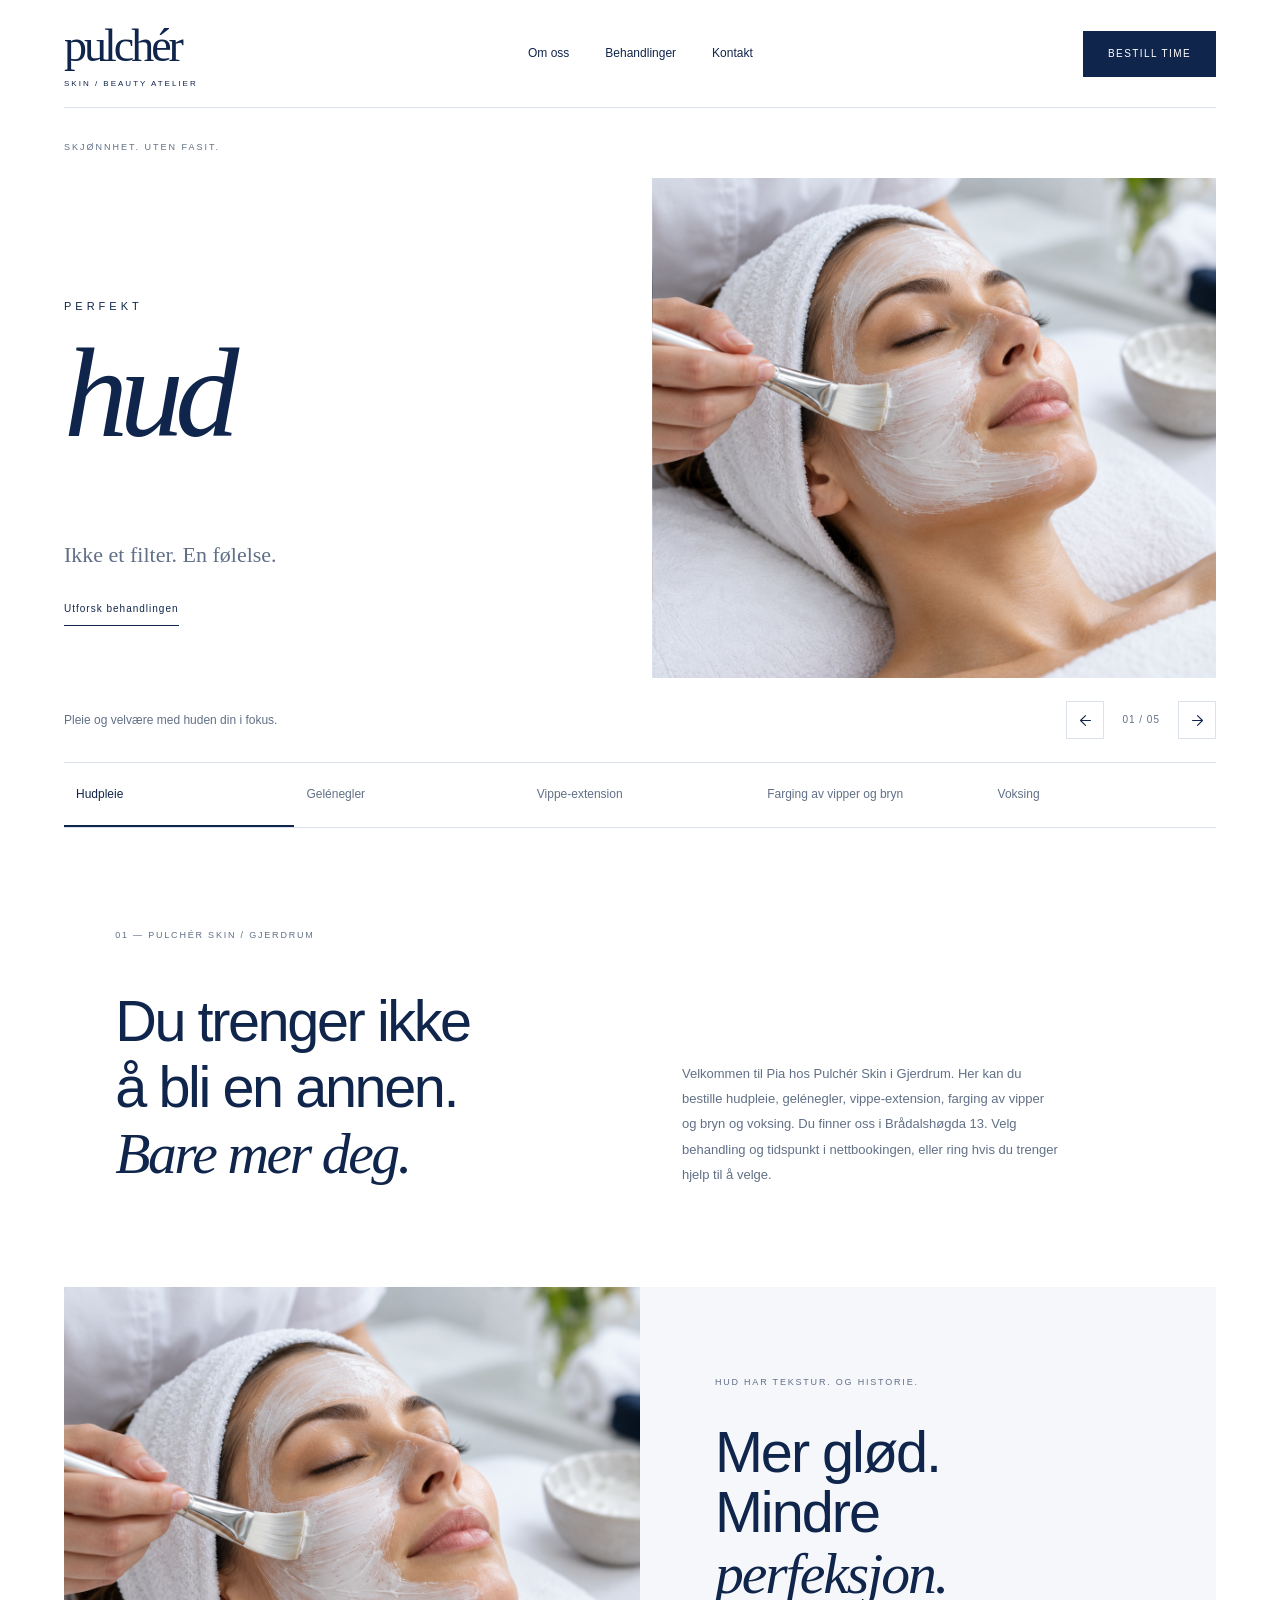
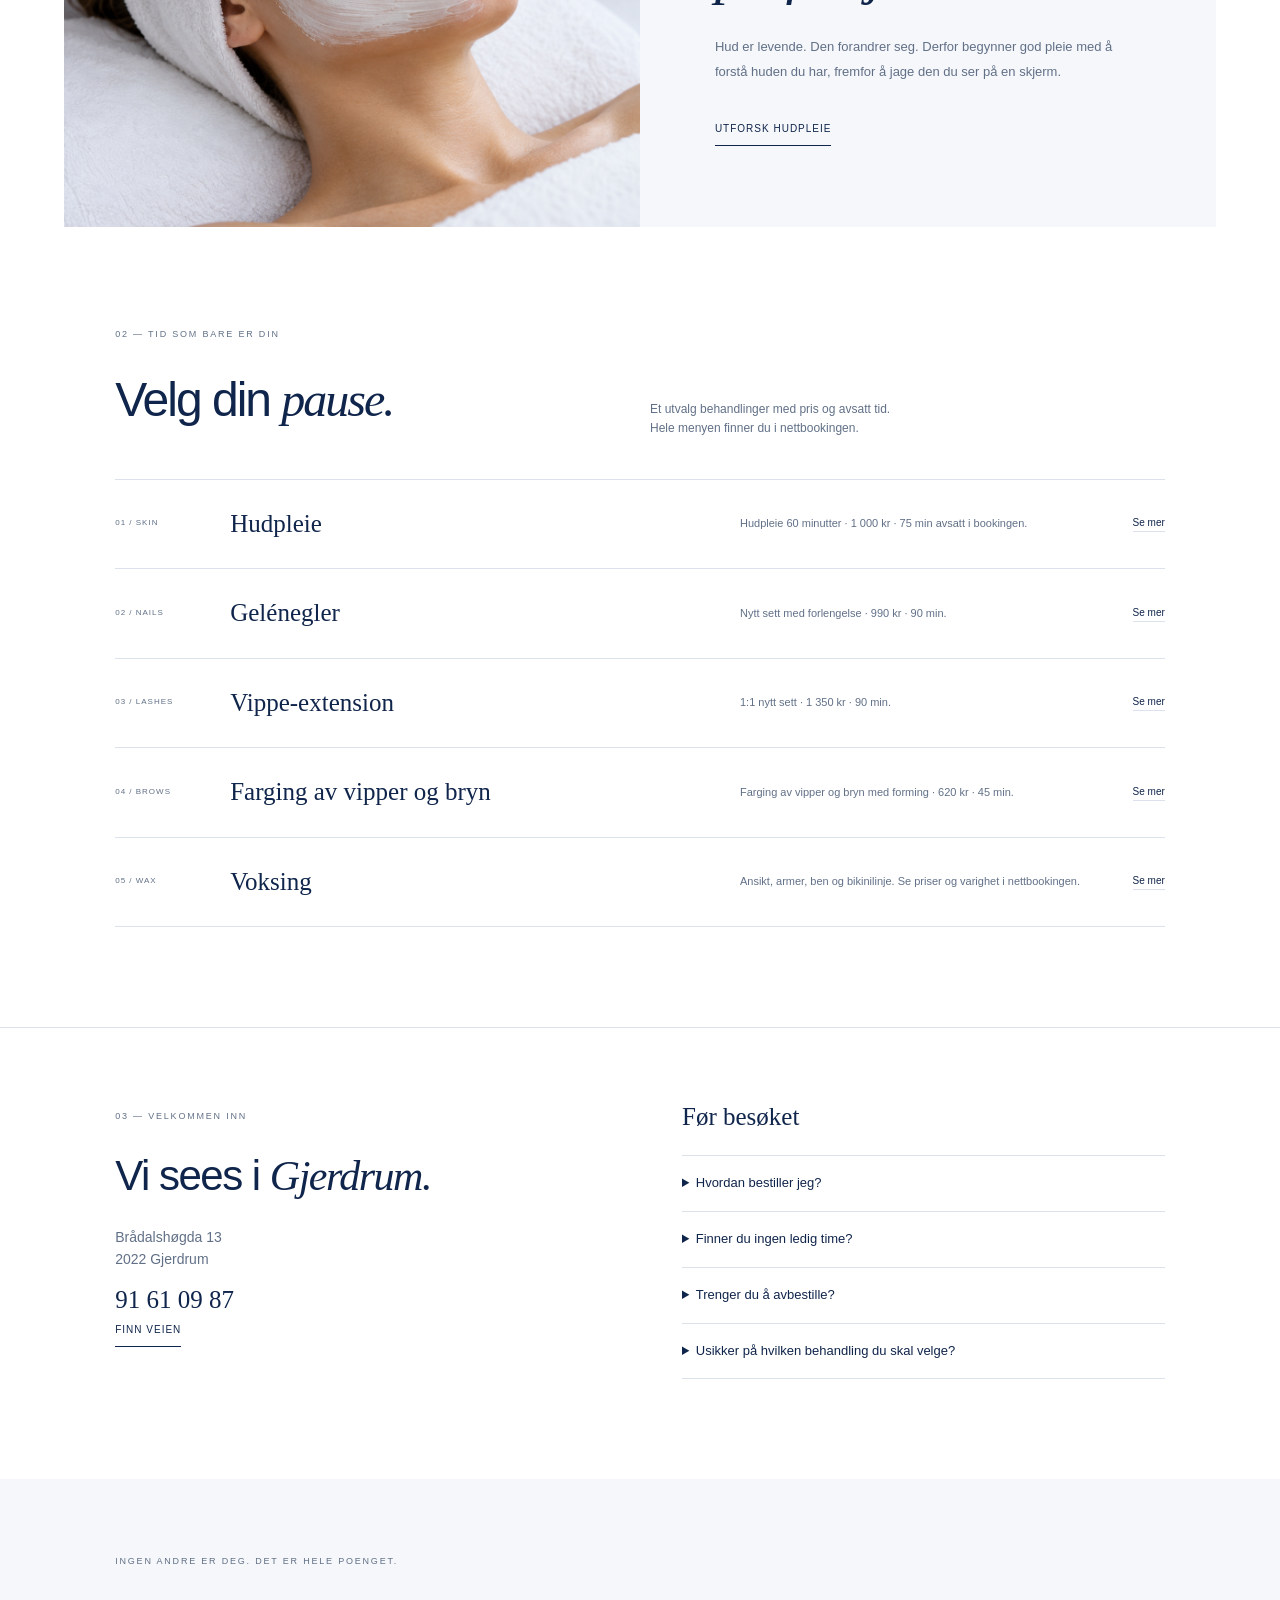
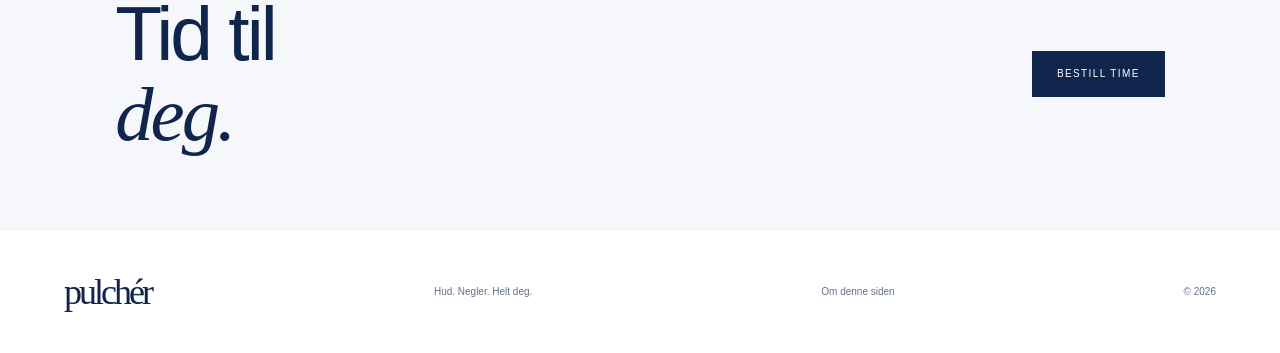
<file: index.html>
<!doctype html><html lang="nb"><head><meta charset="utf-8"><meta name="viewport" content="width=device-width,initial-scale=1"><meta name="theme-color" content="#ffffff"><meta name="description" content="Pulchér Skin tilbyr hudpleie, gelénegler, vippe-extension, farging av vipper og bryn og voksing."><title>Pulchér — Hud. Negler. Helt deg.</title><link rel="stylesheet" href="style.css"></head><body>
<header><a class="brand" href="#" aria-label="Pulchér hjem">pulchér<span>SKIN / BEAUTY ATELIER</span></a><nav aria-label="Hovedmeny"><a href="#om-oss">Om oss</a><a href="#ritualer">Behandlinger</a><a href="#kontakt">Kontakt</a></nav><a class="header-cta" data-book href="https://hudpleiesvoren.bestille.no/OnCust2/#!/" aria-label="Bestill time hos Pulchér Skin">BESTILL TIME</a></header>
<main><section class="hero" id="univers" data-world="skin" aria-roledescription="karusell" aria-label="Våre behandlinger"><div class="hero-top"><span>SKJØNNHET. UTEN FASIT.</span></div><div class="hero-stage"><div class="hero-photo slide-photo" id="slide-photo" role="img" aria-label="Illustrasjon av ansiktsmaske som påføres med pensel"></div><div class="hero-heading" aria-live="polite" aria-atomic="true"><p id="hero-kicker">PERFEKT</p><h1 id="hero-title">hud<span><svg class="icon" viewBox="0 0 24 24" fill="none" stroke="currentColor" stroke-width="1.5" stroke-linecap="round" stroke-linejoin="round" aria-hidden="true"><path d="m12 2 2.8 7.2L22 12l-7.2 2.8L12 22l-2.8-7.2L2 12l7.2-2.8Z"/></svg></span></h1></div><div class="hero-aside"><p id="hero-note">Ikke et filter.<br>En følelse.</p><a href="#ritualer" class="circle-link" aria-label="Utforsk behandlingene">Utforsk behandlingen</a></div></div><div class="hero-bottom"><p id="slide-description">Pleie og velvære med huden din i fokus.</p><div class="slide-controls"><button id="slide-prev" aria-label="Forrige behandling"><svg class="icon" viewBox="0 0 24 24" fill="none" stroke="currentColor" stroke-width="1.5" stroke-linecap="round" stroke-linejoin="round" aria-hidden="true"><path d="M19 12H5m7-7-7 7 7 7"/></svg></button><span id="slide-count">01 / 05</span><button id="slide-next" aria-label="Neste behandling"><svg class="icon" viewBox="0 0 24 24" fill="none" stroke="currentColor" stroke-width="1.5" stroke-linecap="round" stroke-linejoin="round" aria-hidden="true"><path d="M5 12h14m-7-7 7 7-7 7"/></svg></button></div></div><div class="category-tabs" role="group" aria-label="Velg behandling"><button data-slide="0" aria-pressed="true"><span>01</span>Hudpleie</button><button data-slide="1" aria-pressed="false"><span>02</span>Gelénegler</button><button data-slide="2" aria-pressed="false"><span>03</span>Vippe-extension</button><button data-slide="3" aria-pressed="false"><span>04</span>Farging av vipper og bryn</button><button data-slide="4" aria-pressed="false"><span>05</span>Voksing</button></div></section>
<section class="manifest" id="om-oss"><div class="tiny">01 — PULCHÉR SKIN / GJERDRUM</div><h2>Du trenger ikke<br>å bli en annen.<br><em>Bare mer deg.</em></h2><div class="manifest-bottom"><p>Velkommen til Pia hos Pulchér Skin i Gjerdrum. Her kan du bestille hudpleie, gelénegler, vippe-extension, farging av vipper og bryn og voksing. Du finner oss i Brådalshøgda 13. Velg behandling og tidspunkt i nettbookingen, eller ring hvis du trenger hjelp til å velge.</p></div></section>

<section class="skin-story"><div class="skin-image"><img src="assets/skin-treatment.png" alt="KI-generert illustrasjon av ansiktsbehandling med maske" loading="lazy"></div><div class="skin-story-copy"><span class="tiny">HUD HAR TEKSTUR. OG HISTORIE.</span><h2>Mer glød.<br>Mindre<br><em>perfeksjon.</em></h2><p>Hud er levende. Den forandrer seg. Derfor begynner god pleie med å forstå huden du har, fremfor å jage den du ser på en skjerm.</p><a class="line-button" href="#ritualer">UTFORSK HUDPLEIE</a></div></section>
<section class="rituals" id="ritualer"><div class="ritual-head"><span class="tiny">02 — TID SOM BARE ER DIN</span><h2>Velg din <em>pause.</em></h2><p>Et utvalg behandlinger med pris og avsatt tid.<br>Hele menyen finner du i nettbookingen.</p></div><div class="ritual-list"><button id="behandling-hud" data-treatment="Hudpleie" data-description="Hudpleie 60 minutter · 1 000 kr · 75 min avsatt i bookingen."><span class="num">01 / SKIN</span><span class="treatment-name">Hudpleie</span><span class="desc">Hudpleie 60 minutter · 1 000 kr · 75 min avsatt i bookingen.</span><span class="treatment-action">Se mer</span></button><button id="behandling-negler" data-treatment="Gelénegler" data-description="Nytt sett med forlengelse · 990 kr · 90 min."><span class="num">02 / NAILS</span><span class="treatment-name">Gelénegler</span><span class="desc">Nytt sett med forlengelse · 990 kr · 90 min.</span><span class="treatment-action">Se mer</span></button><button id="behandling-vipper" data-treatment="Vippe-extension" data-description="1:1 nytt sett · 1 350 kr · 90 min."><span class="num">03 / LASHES</span><span class="treatment-name">Vippe-extension</span><span class="desc">1:1 nytt sett · 1 350 kr · 90 min.</span><span class="treatment-action">Se mer</span></button><button id="behandling-farge" data-treatment="Farging av vipper og bryn" data-description="Farging av vipper og bryn med forming · 620 kr · 45 min."><span class="num">04 / BROWS</span><span class="treatment-name">Farging av vipper og bryn</span><span class="desc">Farging av vipper og bryn med forming · 620 kr · 45 min.</span><span class="treatment-action">Se mer</span></button><button id="behandling-voks" data-treatment="Voksing" data-description="Ansikt, armer, ben og bikinilinje. Se priser og varighet i nettbookingen."><span class="num">05 / WAX</span><span class="treatment-name">Voksing</span><span class="desc">Ansikt, armer, ben og bikinilinje. Se priser og varighet i nettbookingen.</span><span class="treatment-action">Se mer</span></button></div></section>
<section class="contact-section" id="kontakt"><div><span class="tiny">03 — VELKOMMEN INN</span><h2>Vi sees i <em>Gjerdrum.</em></h2><address>Brådalshøgda 13<br>2022 Gjerdrum</address><a class="contact-phone" href="tel:+4791610987">91 61 09 87</a><br><a class="line-button" href="https://www.google.com/maps/search/?api=1&amp;query=Br%C3%A5dalsh%C3%B8gda+13+2022+Gjerdrum" target="_blank" rel="noopener">FINN VEIEN</a></div><div class="practical"><h3>Før besøket</h3><details><summary>Hvordan bestiller jeg?</summary><p>Velg behandling og ledig tidspunkt i nettbookingen. Der finner du også hele behandlingsmenyen med priser og varighet.</p></details><details><summary>Finner du ingen ledig time?</summary><p>Ring Pia på <a href="tel:+4791610987">91 61 09 87</a>, så kan dere se på mulighetene sammen.</p></details><details><summary>Trenger du å avbestille?</summary><p>Du kan avbestille i nettbookingen. Se vilkårene der, eller kontakt salongen dersom du trenger hjelp.</p></details><details><summary>Usikker på hvilken behandling du skal velge?</summary><p>Ta kontakt med Pia før du bestiller. Spør også om eventuelle forberedelser og råd etter behandlingen du velger.</p></details></div></section><section class="finale"><span class="tiny">INGEN ANDRE ER DEG. DET ER HELE POENGET.</span><h2>Tid til<br><em>deg.</em></h2><a class="final-cta" data-book href="https://hudpleiesvoren.bestille.no/OnCust2/#!/" aria-label="Bestill time hos Pulchér Skin">BESTILL TIME</a></section></main><footer><a class="brand" href="#">pulchér</a><p>Hud. Negler. Helt deg.</p><button id="info-button">Om denne siden</button><span>© 2026</span></footer>
<dialog aria-labelledby="dialog-title"><button class="close" aria-label="Lukk"><svg class="icon" viewBox="0 0 24 24" fill="none" stroke="currentColor" stroke-width="1.5" stroke-linecap="round" stroke-linejoin="round" aria-hidden="true"><path d="m6 6 12 12M6 18 18 6"/></svg></button><span class="tiny">PULCHÉR / DITT ØYEBLIKK</span><h2 id="dialog-title">Din neste <em>pause.</em></h2><p id="dialog-description"></p><div class="dialog-note">Velg behandling og tidspunkt i vår nettbooking på Bestille.no.</div><a class="booking-link" data-book href="https://hudpleiesvoren.bestille.no/OnCust2/#!/">SE LEDIGE TIMER</a><button class="dialog-close">TILBAKE</button></dialog><script src="app.js"></script></body></html>
</file>
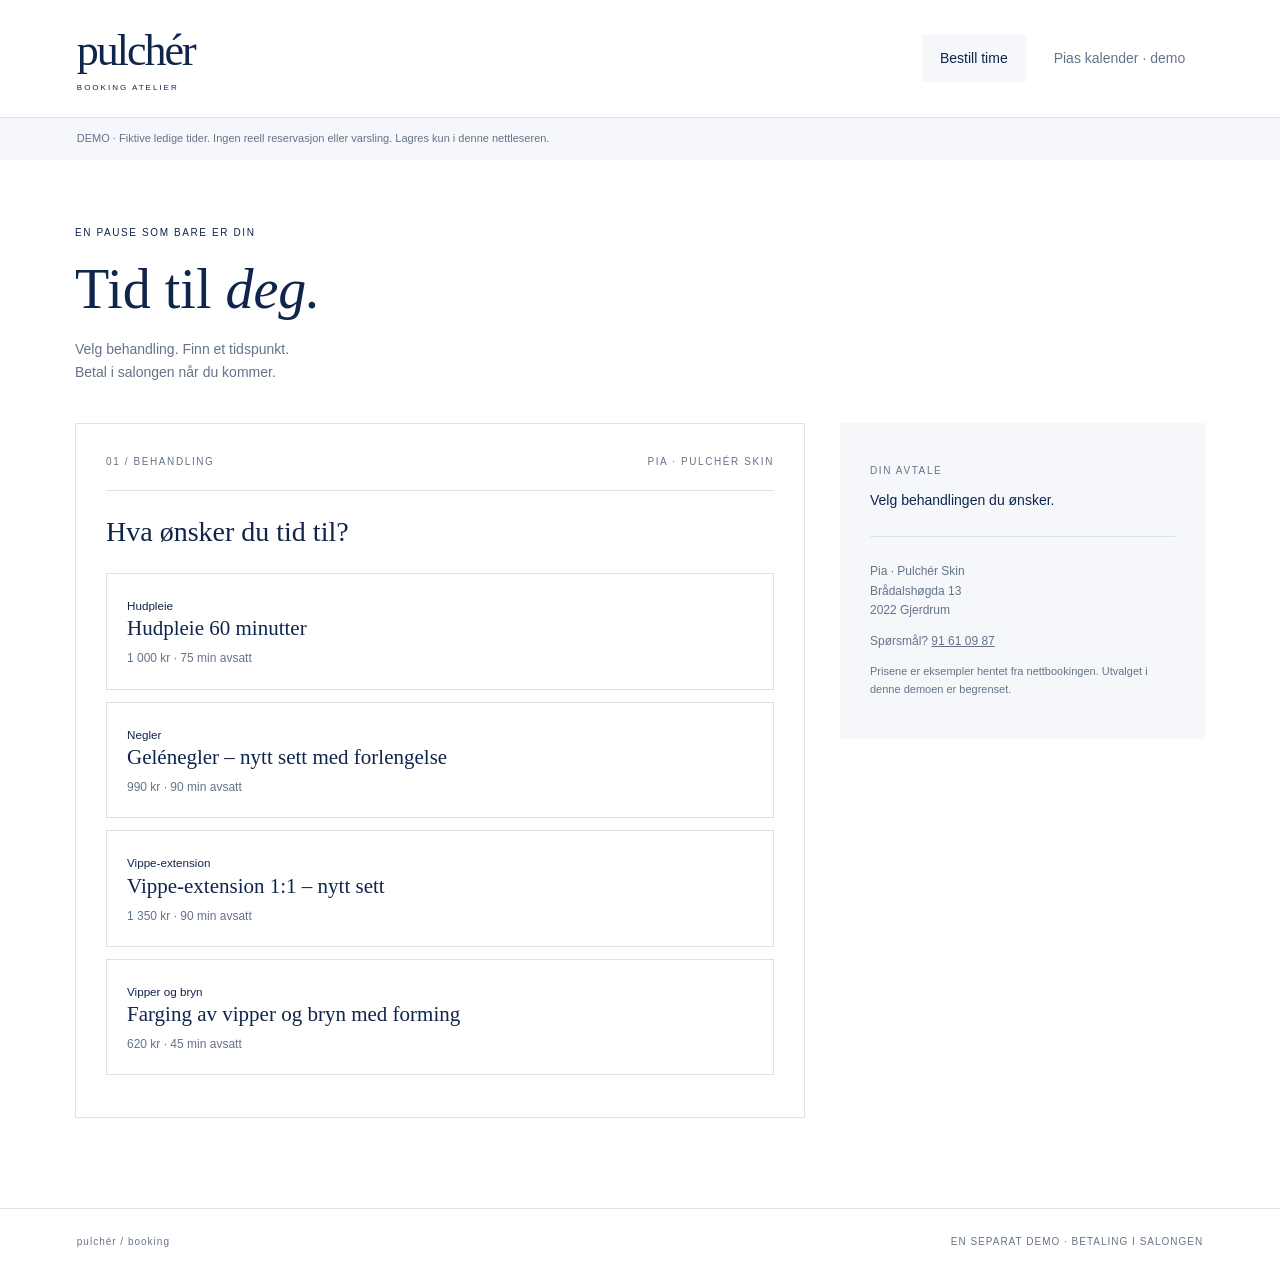
<file: booking-demo/index.html>
<!doctype html><html lang="nb"><meta charset="utf-8"><meta name="viewport" content="width=device-width,initial-scale=1"><title>Pulchér — Bookingdemo</title><link rel="stylesheet" href="style.css"><body><header><a class="brand" href="#">pulchér<span>BOOKING ATELIER</span></a><nav><button data-view="customer" class="active">Bestill time</button><button data-view="admin">Pias kalender · demo</button></nav></header><div class="demo">DEMO · Fiktive ledige tider. Ingen reell reservasjon eller varsling. Lagres kun i denne nettleseren.</div><main><section id="customer"><div class="intro"><p class="eyebrow">EN PAUSE SOM BARE ER DIN</p><h1>Tid til <em>deg.</em></h1><p>Velg behandling. Finn et tidspunkt.<br>Betal i salongen når du kommer.</p></div><div class="layout"><div class="panel"><div class="steps"><span id="step-label">01 / BEHANDLING</span><span>PIA · PULCHÉR SKIN</span></div><div id="flow"></div></div><aside><p class="eyebrow">DIN AVTALE</p><div id="summary">Velg behandlingen du ønsker.</div><hr><p>Pia · Pulchér Skin<br>Brådalshøgda 13<br>2022 Gjerdrum</p><p>Spørsmål? <a href="tel:+4791610987">91 61 09 87</a></p><p class="small">Prisene er eksempler hentet fra nettbookingen. Utvalget i denne demoen er begrenset.</p></aside></div></section><section id="admin" hidden><div class="intro"><p class="eyebrow">PIAS ARBEIDSDAG</p><h1>God <em>oversikt.</em></h1><p>Testkalender med avtalene du oppretter i denne nettleseren.</p></div><div class="adminbar"><label>Dato <input type="date" id="admin-date"></label><button class="primary" id="new-booking">Legg inn testtime</button></div><div class="panel" id="calendar"></div><p class="small">Dette er en åpen demonstrasjon av administrasjonen. En driftsversjon trenger innlogging, felles database, arbeidstider og varsling.</p></section></main><footer><span>pulchér / booking</span><span>EN SEPARAT DEMO · BETALING I SALONGEN</span></footer><script src="app.js"></script></body></html>
</file>
<file: style.css>
:root{--navy:#10254b;--muted:#617087;--line:#dce2eb;--wash:#f5f7fa;--white:#fff}*{box-sizing:border-box}html{scroll-behavior:smooth;scroll-padding-top:30px}body{margin:0;background:var(--white);color:var(--navy);font:14px/1.6 Arial,Helvetica,sans-serif}a{color:inherit;text-decoration:none}button{font:inherit;color:inherit;cursor:pointer;border:0}a,button{-webkit-tap-highlight-color:transparent}a:focus-visible,button:focus-visible{outline:2px solid var(--navy);outline-offset:5px}.icon{width:1em;height:1em;display:inline-block;vertical-align:middle}header{height:108px;display:flex;align-items:center;justify-content:space-between;margin:0 5%;border-bottom:1px solid var(--line)}.brand{font:46px Georgia,serif;letter-spacing:-3px;color:var(--navy)}.brand span{display:block;font:8px Arial;letter-spacing:2px;margin-top:7px}nav{display:flex;gap:36px;font-size:12px}nav a:hover{color:var(--muted)}.header-cta,.final-cta,.booking-link{background:var(--navy);color:white;padding:15px 25px;display:inline-block;font-size:10px;letter-spacing:1.4px}.header-cta:hover,.final-cta:hover,.booking-link:hover{background:#294369}.hero{padding:0 5%}.hero-top{padding:32px 0 24px;font-size:9px;letter-spacing:2px;color:var(--muted)}.hero-stage{height:500px;position:relative;display:grid;grid-template-columns:1fr 1fr;grid-template-rows:1fr auto;column-gap:7%;background:var(--white)}.hero-photo{position:absolute;left:51%;right:0;top:0;bottom:0;background-size:cover;background-position:center}.hero-heading{grid-column:1;grid-row:1;align-self:center;position:relative;padding:40px 0 0}.hero-heading p{font-size:11px;letter-spacing:4px;margin:0 0 12px}.hero h1{font:italic clamp(90px,10vw,155px)/1.02 Georgia,serif;letter-spacing:-.065em;margin:0;overflow-wrap:anywhere}.hero[data-world=brows] h1{font-size:clamp(64px,7.2vw,112px);max-width:430px}.hero-aside{grid-column:1;grid-row:2;padding:0 0 52px}.hero-aside p{font:22px/1.5 Georgia,serif;color:var(--muted);margin:0 0 22px;max-width:300px}.circle-link,.line-button{display:inline-block;font-size:10px;letter-spacing:1px;border-bottom:1px solid var(--navy);padding:8px 0}.hero-bottom{display:flex;justify-content:space-between;align-items:center;gap:25px;padding:23px 0}.hero-bottom p{margin:0;color:var(--muted);font-size:12px}.slide-controls{display:flex;gap:18px;align-items:center}.slide-controls button{background:white;border:1px solid var(--line);width:38px;height:38px;display:grid;place-items:center;font-size:17px}.slide-controls button:hover{background:var(--wash)}#slide-count{font-size:10px;letter-spacing:1px;color:var(--muted)}.category-tabs{display:grid;grid-template-columns:repeat(5,1fr);border-top:1px solid var(--line);border-bottom:1px solid var(--line)}.category-tabs button{background:white;text-align:left;padding:22px 12px;border-bottom:2px solid transparent;line-height:1.5;font-size:12px;color:var(--muted)}.category-tabs button span{display:none}.category-tabs button[aria-pressed=true]{border-color:var(--navy);color:var(--navy)}.category-tabs button:hover{background:var(--wash)}.tiny{font-size:9px;letter-spacing:1.8px;color:var(--muted)}.manifest{padding:100px 9%;display:grid;grid-template-columns:1fr 1fr;gap:20px 8%;align-items:end}.manifest>.tiny{grid-column:1/-1}.manifest h2{font:400 clamp(36px,4.5vw,66px)/1.15 Arial,sans-serif;letter-spacing:-2.4px;margin:25px 0 0}.manifest h2 em{font-family:Georgia,serif;font-weight:400}.manifest-bottom p{font-size:13px;line-height:1.95;max-width:380px;color:var(--muted);margin:0}.skin-story{margin:0 5%;display:grid;grid-template-columns:1fr 1fr;background:var(--wash)}.skin-image{position:relative;min-height:540px}.skin-image img{position:absolute;inset:0;width:100%;height:100%;object-fit:cover}.skin-story-copy{padding:60px 13%;align-self:center}.skin-story-copy h2{font-size:clamp(40px,4.5vw,68px);font-weight:400;line-height:1.05;letter-spacing:-2px;margin:30px 0}.skin-story-copy h2 em{font-family:Georgia,serif}.skin-story-copy p{font-size:13px;line-height:1.95;color:var(--muted)}.skin-story-copy .line-button{margin-top:15px}.rituals{padding:100px 9%}.ritual-head{display:grid;grid-template-columns:1fr 1fr;gap:20px;align-items:end;margin-bottom:40px}.ritual-head>.tiny{grid-column:1/-1}.ritual-head h2{font-size:48px;font-weight:400;letter-spacing:-2px;margin:0}.ritual-head h2 em{font-family:Georgia}.ritual-head p{font-size:12px;color:var(--muted);margin:0}.ritual-list button{width:100%;display:grid;grid-template-columns:95px 1.4fr 1fr 55px;gap:20px;align-items:center;text-align:left;background:white;padding:28px 0;border-top:1px solid var(--line);scroll-margin-top:25px}.ritual-list button:last-child{border-bottom:1px solid var(--line)}.ritual-list button:hover{background:var(--wash)}.num{font-size:8px;letter-spacing:1px;color:var(--muted)}.treatment-name{font:25px/1.3 Georgia,serif}.desc{font-size:11px;color:var(--muted)}.treatment-action{font-size:10px;border-bottom:1px solid var(--line);justify-self:end}.finale{background:var(--wash);padding:75px 9%;display:grid;grid-template-columns:1fr auto;align-items:center;gap:24px}.finale>.tiny{grid-column:1/-1}.finale h2{font-weight:400;font-size:clamp(50px,6vw,85px);letter-spacing:-3px;line-height:1.05;margin:0}.finale h2 em{font-family:Georgia,serif}.final-cta{align-self:center}footer{padding:40px 5%;display:flex;justify-content:space-between;align-items:center;gap:25px}footer .brand{font-size:36px}footer p,footer button,footer>span{font-size:10px;color:var(--muted)}footer button{background:none}dialog{background:white;color:var(--navy);border:1px solid var(--line);width:min(92%,540px);padding:50px 38px}dialog::backdrop{background:#10254b66;backdrop-filter:blur(5px)}dialog h2{font:42px/1.2 Georgia;margin:25px 0}dialog p{font-size:14px;line-height:1.8;color:var(--muted)}.close{position:absolute;right:18px;top:15px;background:none;font-size:22px;width:32px;height:32px}.dialog-note{border-top:1px solid var(--line);padding-top:20px;font-size:12px;color:var(--muted)}.booking-link{display:block;text-align:center;margin-top:25px}.dialog-close{background:none;display:block;margin:18px auto 0;font-size:10px;letter-spacing:1px}
@media(max-width:800px){header{height:86px}.brand{font-size:36px}.brand span{font-size:6px;letter-spacing:1.4px}nav{display:none}.header-cta{padding:12px 16px;font-size:9px}.hero-top{padding:24px 0 18px;font-size:8px}.hero-stage{height:auto;display:flex;flex-direction:column;gap:0}.hero-photo{position:relative;left:auto;right:auto;top:auto;bottom:auto;height:300px;order:2;margin-top:24px}.hero-heading{padding:20px 0 0;order:0}.hero h1{font-size:clamp(84px,21vw,145px)}.hero[data-world=brows] h1{font-size:clamp(52px,13vw,90px);max-width:none}.hero-heading p{font-size:9px;letter-spacing:2.5px}.hero-aside{padding:16px 0 0;order:1;display:flex;align-items:center;justify-content:space-between;gap:20px}.hero-aside p{font-size:17px;margin:0;max-width:55%}.circle-link{font-size:8px;white-space:nowrap}.hero-bottom{gap:15px;padding:18px 0}.hero-bottom p{font-size:10px;max-width:55%}.slide-controls{gap:9px}.slide-controls button{width:32px;height:32px}#slide-count{font-size:9px}.category-tabs{grid-template-columns:repeat(6,1fr)}.category-tabs button{grid-column:span 2;font-size:10px;padding:15px 8px}.category-tabs button:nth-child(n+4){grid-column:span 3}.manifest{padding:65px 7%;grid-template-columns:1fr;gap:25px}.manifest h2{font-size:43px;margin:0;letter-spacing:-1.8px}.manifest-bottom p{max-width:none;font-size:12px}.skin-story{grid-template-columns:1fr}.skin-image{min-height:330px}.skin-story-copy{padding:38px 9%}.skin-story-copy h2{font-size:48px;margin:24px 0}.rituals{padding:65px 7%}.ritual-head{grid-template-columns:1fr;gap:16px;margin-bottom:30px}.ritual-head h2{font-size:40px}.ritual-list button{grid-template-columns:1fr 45px;gap:8px 15px;padding:23px 0}.num{display:none}.treatment-name{font-size:23px}.desc{grid-column:1;grid-row:2;font-size:11px;display:block}.treatment-action{grid-column:2;grid-row:1 / span 2;font-size:9px}.finale{padding:50px 7%;grid-template-columns:1fr;gap:25px}.finale h2{font-size:61px}.final-cta{justify-self:start}.finale>.tiny{grid-column:auto}footer{flex-wrap:wrap;padding:30px 5%}footer p{display:none}dialog{padding:44px 25px}dialog h2{font-size:35px}}
@media(prefers-reduced-motion:reduce){html{scroll-behavior:auto}*,*:before,*:after{transition:none!important;animation:none!important}}

.contact-section{padding:75px 9% 100px;display:grid;grid-template-columns:1fr 1fr;gap:8%;border-top:1px solid var(--line)}.contact-section h2{font:400 42px/1.2 Arial,sans-serif;letter-spacing:-1.5px;margin:25px 0}.contact-section h2 em{font-family:Georgia,serif}.contact-section address{font-style:normal;color:var(--muted);margin-bottom:15px}.contact-phone{font:25px Georgia,serif}.practical h3{font:25px Georgia,serif;margin:0 0 24px}.practical details{border-top:1px solid var(--line);padding:17px 0}.practical details:last-child{border-bottom:1px solid var(--line)}.practical summary{cursor:pointer;font-size:13px}.practical p{color:var(--muted);font-size:12px;line-height:1.8}.practical p a{text-decoration:underline}@media(max-width:800px){.contact-section{padding:55px 7% 65px;grid-template-columns:1fr;gap:45px}.contact-section h2{font-size:36px}}
</file>
<file: booking-demo/style.css>
:root{--ink:#10254b;--muted:#65738a;--line:#dce2eb;--wash:#f5f7fa}*{box-sizing:border-box}body{margin:0;color:var(--ink);background:white;font:14px/1.6 Arial,sans-serif}button,input{font:inherit}button,a,input{outline-offset:4px}button{cursor:pointer;color:inherit}a{color:inherit}header{padding:25px 6%;display:flex;align-items:center;justify-content:space-between;border-bottom:1px solid var(--line)}.brand{font:44px Georgia;text-decoration:none;letter-spacing:-2px}.brand span{display:block;font:8px Arial;letter-spacing:2px;margin-top:7px}nav{display:flex;gap:10px}nav button{background:white;border:0;padding:12px 18px;color:var(--muted)}nav button.active{background:var(--wash);color:var(--ink)}.demo{background:var(--wash);padding:12px 6%;font-size:11px;color:var(--muted)}main{max-width:1200px;margin:auto;padding:55px 35px 90px}.eyebrow,.steps{font-size:10px;letter-spacing:1.6px}.intro h1{font:56px/1.1 Georgia;margin:18px 0}.intro h1 em{font-weight:normal}.intro>p:last-child{color:var(--muted)}.layout{display:grid;grid-template-columns:2fr 1fr;gap:35px;margin-top:40px}.panel{border:1px solid var(--line);padding:30px}.steps{display:flex;justify-content:space-between;color:var(--muted);border-bottom:1px solid var(--line);padding-bottom:20px;margin-bottom:25px;gap:15px}aside{background:var(--wash);padding:30px;height:fit-content}aside p{color:var(--muted);font-size:12px}hr{border:0;border-top:1px solid var(--line);margin:25px 0}.small{font-size:11px;color:var(--muted)}h2{font:28px Georgia;margin:0 0 25px}h3{font:21px Georgia;margin:0 0 8px}.service{border:1px solid var(--line);display:block;width:100%;text-align:left;background:white;padding:20px;margin:12px 0}.service:hover,.slot:hover{border-color:var(--ink);background:var(--wash)}.service span{display:block;color:var(--muted);font-size:12px;margin-top:8px}.primary{background:var(--ink);color:white;border:0;padding:14px 24px}.back{border:0;background:white;text-decoration:underline;margin:20px 15px 0 0;padding:8px 0}.slots{display:grid;grid-template-columns:repeat(4,1fr);gap:10px;margin:25px 0}.slot{background:white;border:1px solid var(--line);padding:12px}.slot[aria-pressed=true]{background:var(--ink);color:white}label{display:block;font-size:12px;margin-bottom:18px}input{display:block;width:100%;padding:12px;border:1px solid #aab5c5;margin-top:7px;color:var(--ink);background:white}input[type=checkbox]{width:auto;display:inline;margin-right:8px}.check{display:flex;align-items:baseline;gap:5px}.adminbar{display:flex;justify-content:space-between;align-items:center;margin:35px 0 20px}.adminbar label{margin:0}.appointment{display:flex;justify-content:space-between;align-items:center;border-bottom:1px solid var(--line);padding:22px 0;gap:20px}.appointment:last-child{border:0}.appointment p{margin:3px 0;color:var(--muted);font-size:12px}.cancel{background:white;border:1px solid var(--line);padding:10px}.notice{padding:16px;background:var(--wash);margin:20px 0}.error{color:#9b2631}footer{border-top:1px solid var(--line);padding:25px 6%;display:flex;justify-content:space-between;font-size:10px;letter-spacing:1px;color:var(--muted)}[hidden]{display:none!important}@media(max-width:700px){header{padding:20px 6%;align-items:start}.brand{font-size:35px}nav{flex-direction:column;gap:0}nav button{font-size:11px;padding:8px}main{padding:35px 6% 60px}.intro h1{font-size:44px}.layout{grid-template-columns:1fr;gap:20px}.panel,aside{padding:22px}.steps{font-size:8px}.slots{grid-template-columns:repeat(3,1fr)}.appointment{align-items:start}.adminbar{gap:20px}footer{gap:20px;font-size:8px}}
</file>
